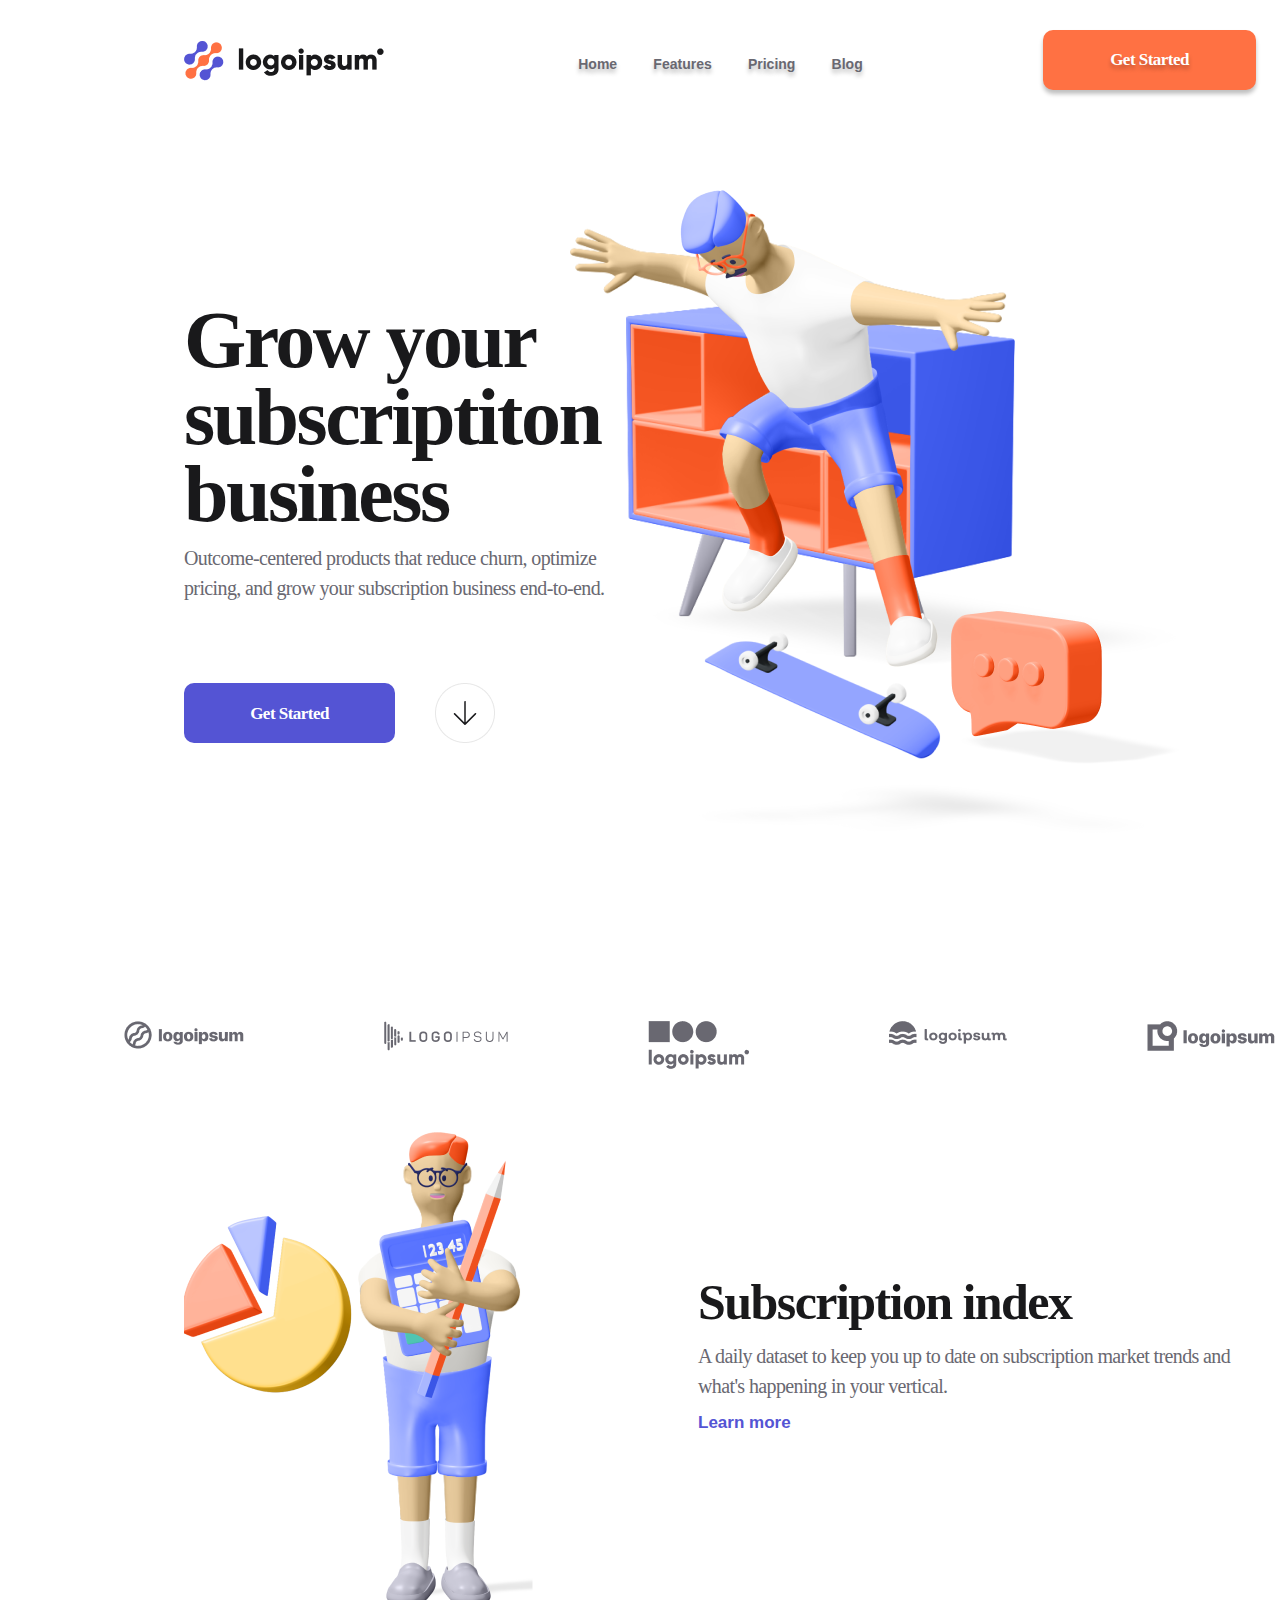
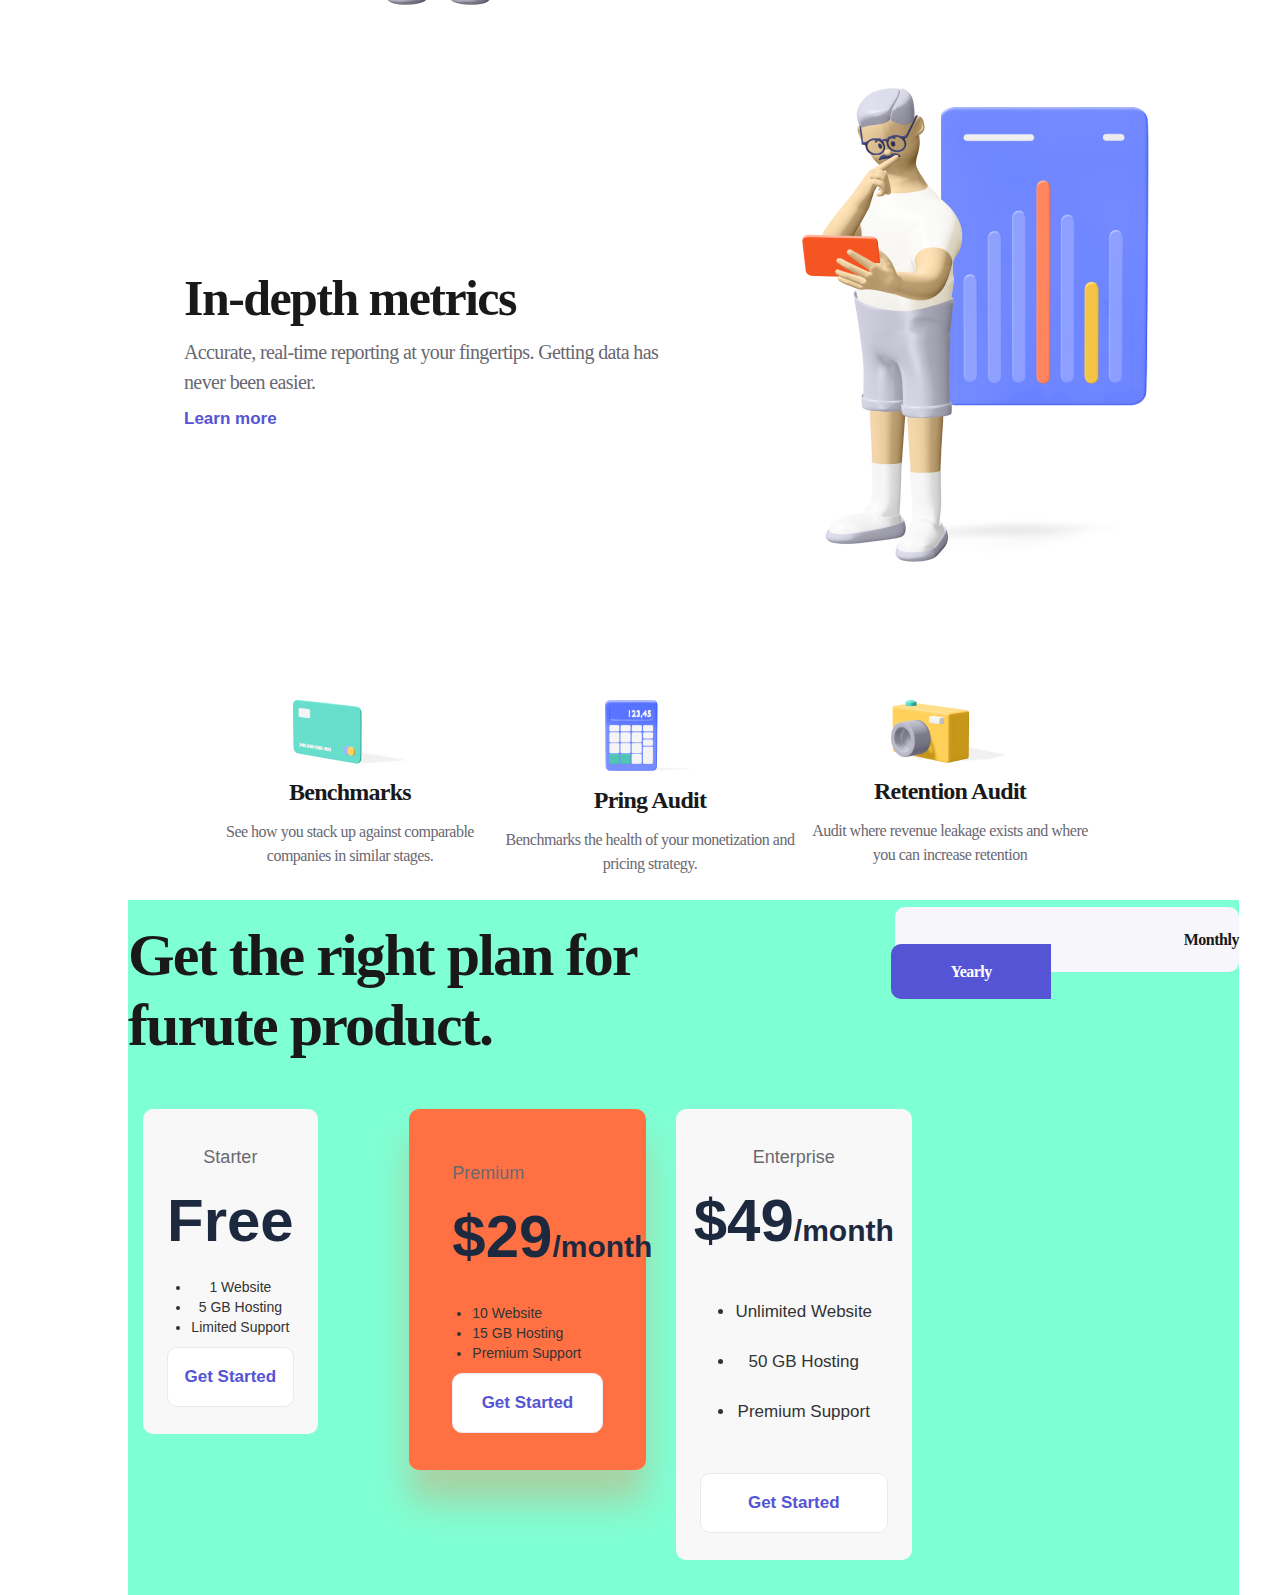
<file: design figma test/index.html>
<!DOCTYPE html>
<html lang="en">
<head>
    <meta charset="UTF-8">
    <meta http-equiv="X-UA-Compatible" content="IE=edge">
    <meta name="viewport" content="width=device-width, initial-scale=1.0">
    <title>Document</title>
    <link rel="stylesheet" href="https://cdn.jsdelivr.net/npm/bootstrap@5.0.1/dist/css/bootstrap.min.css">
    <link rel="stylesheet" href="https://maxcdn.bootstrapcdn.com/bootstrap/3.3.6/css/bootstrap.min.css">
    <link rel="stylesheet" href="style.css">
</head>
<body>
    <div>
        <!-- Header -->
        <div class="header">
            <a href="index.html" class="logo">
                <img src="./icon/logo.png" alt="logo">
            </a>
            <div class="menu">
                <ul class="nav">
                    <li><a href="#">Home</a>  
                    <li><a href="#">Features</a></li>
                    <li><a href="#">Pricing</a></li>
                    <li><a href="#">Blog</a></li></li>
                </ul>
            </div>
            <a href="#" class="started">Get Started</a>
        </div>

        <!-- Body -->
        <main class="main-container">
            <div class="main">
                <div class="content">
                    <h2 class="content-title">
                        Grow your
                        subscriptiton
                        business
                    </h2>
                    <p class="content-text">
                        Outcome-centered products that reduce churn, 
                        optimize pricing, and grow your subscription
                        business end-to-end.
                    </p>
                    <div>
                        <a href="#" class="content-started">Get Started</a>
                        <img class="button-dowload" src="./icon/dowload_btn.png" alt="">
                    </div>
                </div>
                <div class="sidebar">
                    <img src="./icon/pic_hero_3d.png" alt="hero-3d">
                </div>
            </div>

            <div class="list-brand col-md-8 col-md-offset-4">
                <ul>
                    <li><a href="#"><img src="./icon/b_5.png" alt=""></a></li>
                    <li><a href="#"><img src="./icon/b_4.png" alt=""></a></li>
                    <li><a href="#"><img src="./icon/b_3.png" alt=""></a></li>
                    <li><a href="#"><img src="./icon/b_2.png" alt=""></a></li>
                    <li><a href="#"><img src="./icon/b_1.png" alt=""></a></li>
                </ul>
            </div>
           
            <article class="main-decription">
                <div class="des-1">
                    <div class="des1-img">
                        <img src="./icon/people_img_1.png" alt="">
                    </div>
                    <div class="des1-text">
                        <h3>Subscription index</h3>
                        <p>A daily dataset to keep you up to date on
                           subscription market trends and what's happening in
                           your vertical.</p>
                        <a href="#">Learn more</a>
                    </div>
                </div>
                <div class="des-2">
                    <div class="des2-text">
                        <h3>In-depth metrics</h3>
                        <p>Accurate, real-time reporting at your fingertips.
                            Getting data has never been easier.</p>
                        <a href="#">Learn more</a>
                    </div>
                    <div class="des2-img">
                        <img src="./icon/people_img_2.png" alt="">
                    </div>
                </div>
            </article>

            <div class="extend">
                <div class="ex">
                    <img class="extend-img" src="./icon/benmarks.png" alt="">
                    <h4 class="title">Benchmarks</h4>
                    <p class="title-text">See how you stack up against comparable companies in similar stages.</p>
                </div>
                <div class="ex">
                    <img class="extend-img" src="./icon/calculator.png" alt="">
                    <h4 class="title">Pring Audit</h4>
                    <p class="title-text">Benchmarks  the health of your monetization and pricing strategy.</p>
                </div>
                <div class="ex">
                    <img class="extend-img" src="./icon/camera.png" alt="">
                    <h4 class="title">Retention Audit</h4>
                    <p class="title-text">Audit where revenue leakage exists and where you can increase retention</p>
                </div>
            </div>

            <div class="pay">
                <div class="h1">
                    <h1>Get the right plan for furute product.</h1>
                </div>
                <div class="btn">
                    <button class="btn-year btn-text click">Yearly</button>
                    <button class="btn-month btn-text">Monthly</button>
                </div>

                <div class="price">
                    <div class="col-md-4 d-flex align-items-center">
                        <div class="price-item">
                            <div class="price-label">Starter</div>
                            <div class="price-title">Free</div>
                            <ul class="pricing-desc">
                                <li>1 Website</li>
                                <li>5 GB Hosting</li>
                                <li>Limited Support</li>
                            </ul>
                            <a href="#" class="price-link">Get Started</a>
                        </div>
                    </div>
    
                    <div class="col-md-4">
                        <div class="pricie-item feature">
                            <div class="price-label">Premium</div>
                            <div class="price-title">$29<span class="price-small">/month</span></div>
                            <ul class="pricing-desc">
                                <li>10 Website</li>
                                <li>15 GB Hosting</li>
                                <li>Premium Support</li>
                            </ul>
                            <a href="#" class="price-link">Get Started</a>
                        </div>
                    </div>
    
                    <div class="col-md-4 d-flex align-items-center">
                        <div class="price-item w-100">
                            <div class="price-label">Enterprise</div>
                            <div class="price-title">$49<span class="price-small">/month</span></div>
                            <ul class="price-desc">
                                <li>Unlimited Website</li>
                                <li>50 GB Hosting</li>
                                <li>Premium Support</li>
                            </ul>
                            <a href="#" class="price-link">Get Started</a>
                        </div>
                    </div>
                </div>
            </div>

            
        </main>
       

    </div>
</body>
</html>
</file>
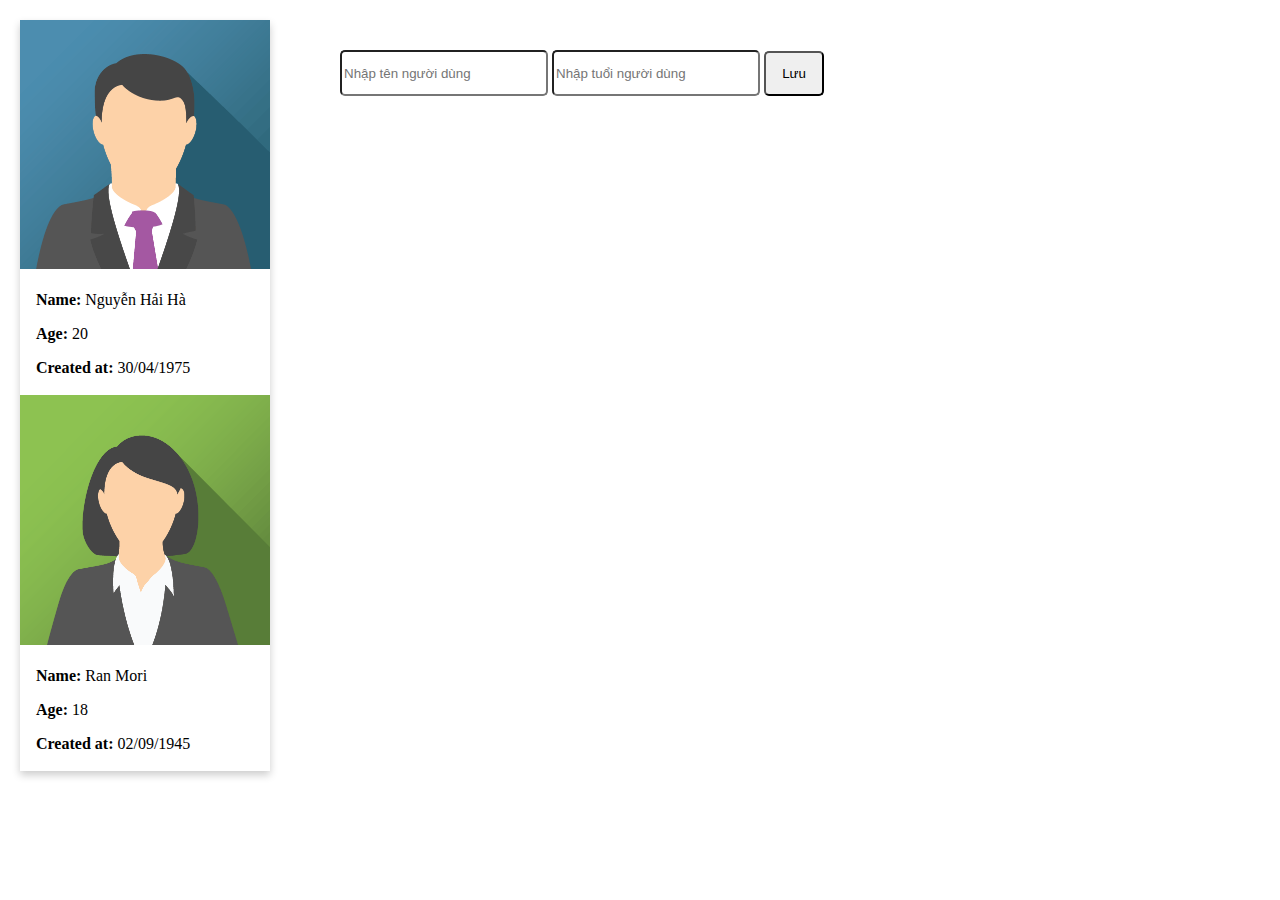
<file: card/card.html>
<!DOCTYPE html>
<html lang="en">
<head>
    <meta charset="UTF-8">
    <meta http-equiv="X-UA-Compatible" content="IE=edge">
    <meta name="viewport" content="width=device-width, initial-scale=1.0">
    <title>Document</title>
    <link rel="stylesheet" href="card.css">
</head>
<body>
    <div class="card" id="card_info">

    </div>

    <div class="inputUser">
        <input type="text" placeholder="Nhập tên người dùng" class="inputName" id="input-name">
        <input type="text" placeholder="Nhập tuổi người dùng" class="inputAge" id="input-age">
        <button class="button" id="btn-add">Lưu</button>
    </div>
    <script src="card.js"></script>
</body>
</html>
</file>
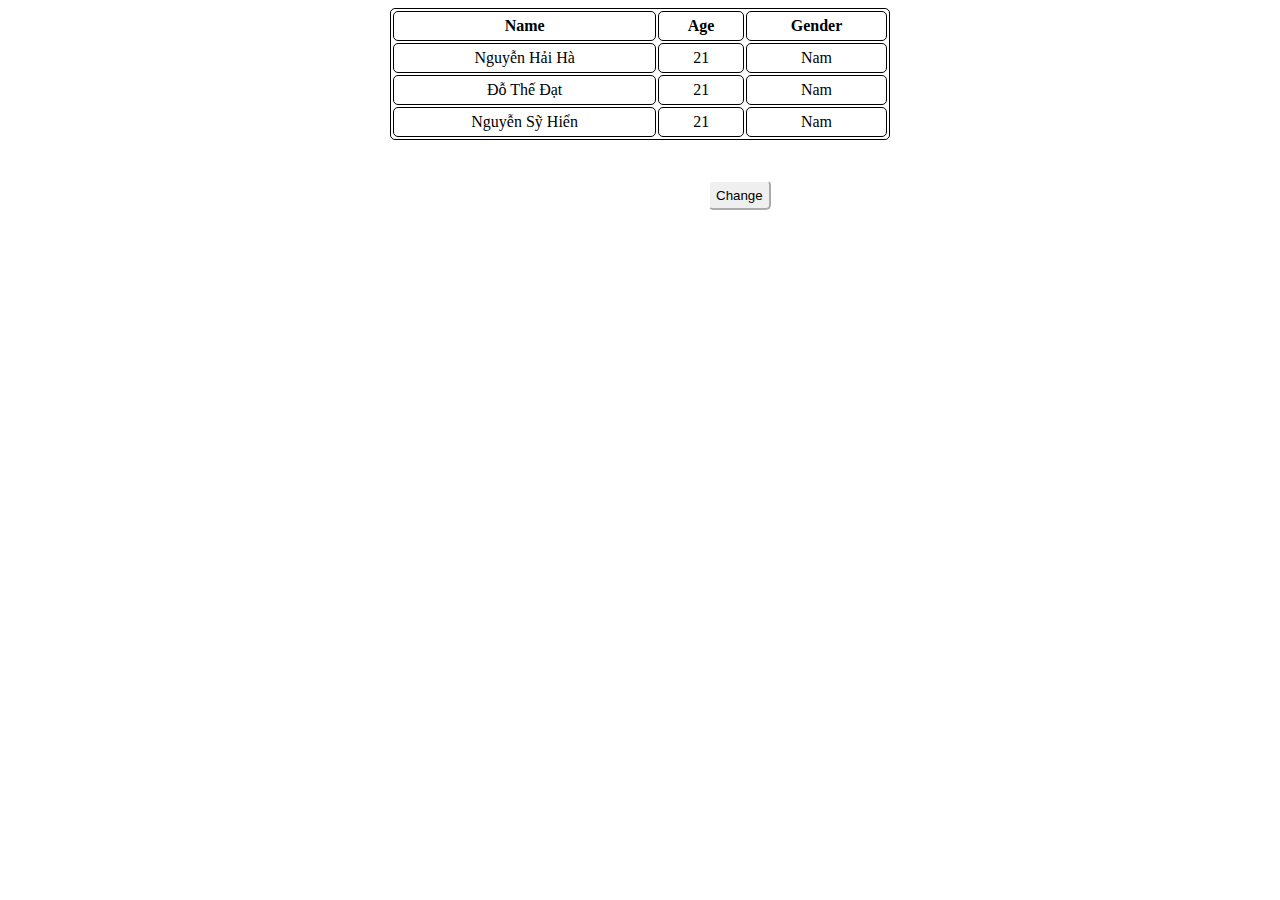
<file: table/table.html>
<!DOCTYPE html>
<html lang="en">
<head>
    <meta charset="UTF-8">
    <meta http-equiv="X-UA-Compatible" content="IE=edge">
    <meta name="viewport" content="width=device-width, initial-scale=1.0">
    <title>Document</title>
    <link rel="stylesheet" href="table.css">
</head>
<body>
    <div>
        <table id="table" class="table">
          <tr>
            <th class="user_name">Name</th>
            <th class="user_age">Age</th>
            <th class="user_gender">Gender</th>
          </tr>
          <tr>
            <td class="user_name">Nguyễn Hải Hà</td>
            <td class="user_age">21</th>
            <td class="user_gender">Nam</td>
          </tr>
          <tr>
            <td class="user_name">Đỗ Thế Đạt</td>
            <td class="user_age">21</th>
            <td class="user_gender">Nam</td>
          </tr>
          <tr>
            <td class="user_name">Nguyễn Sỹ Hiển</td>
            <td class="user_age">21</th>
            <td class="user_gender">Nam</td>
          </tr>
        </table>
        <button>Change</button>
    </div>

      <script src="table.js"></script>
</body>
</html>
</file>
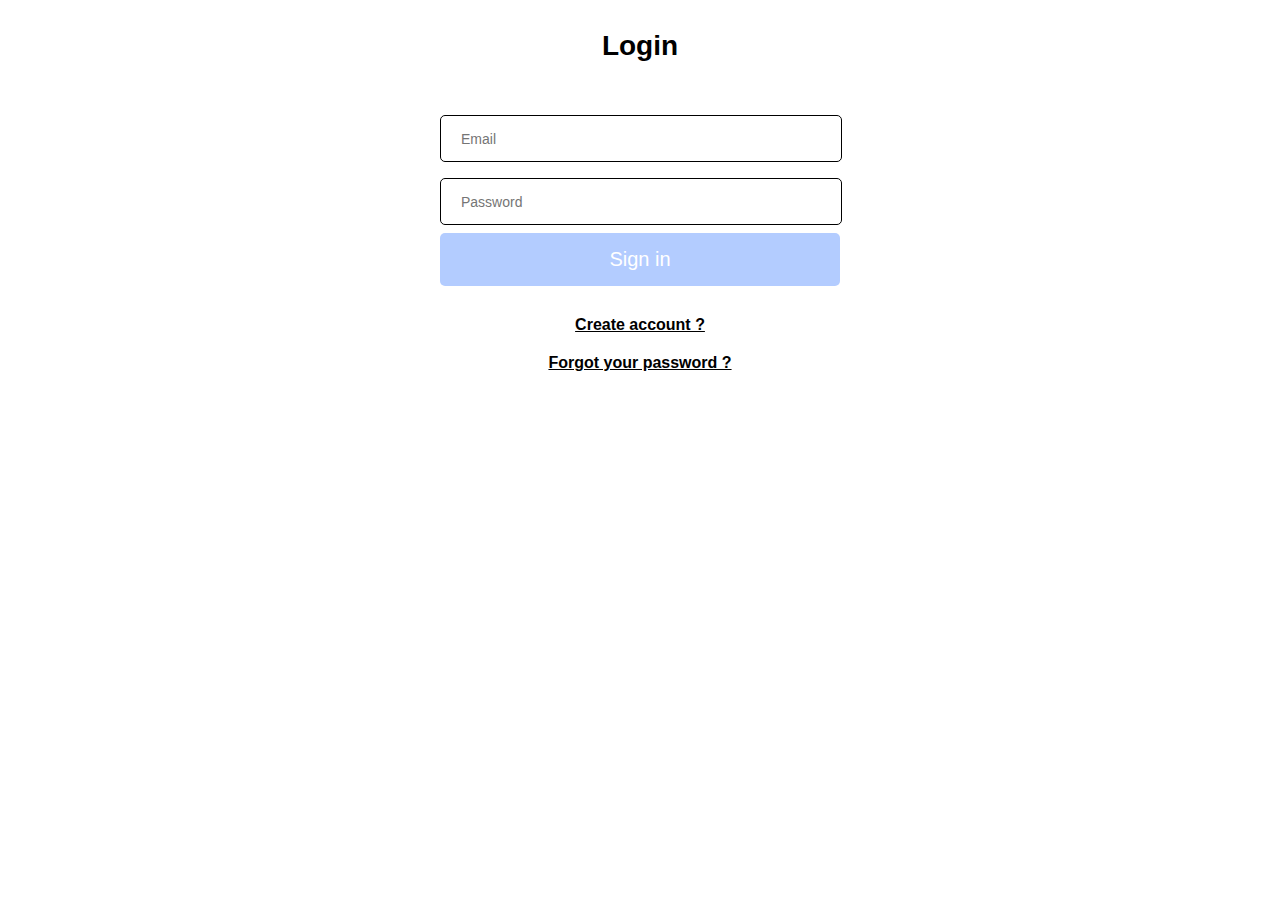
<file: BTVN - buoi 3/Bai3/login.html>
<!DOCTYPE html>
<html lang="en">
<head>
    <meta charset="UTF-8">
    <meta http-equiv="X-UA-Compatible" content="IE=edge">
    <meta name="viewport" content="width=device-width, initial-scale=1.0">
    <link rel="stylesheet" href="./main.css">
    <title>Document</title>
</head>
<body>
    <main>
        <div class="container">
            <div class="input">
                <h3 class="title">Login</h3>
                <custom-input type="text" placeholder="Email" name="uname" ></custom-input>
                <custom-input type="password" placeholder="Password" name="psw" ></custom-input>
                <button class="button" type="submit">Sign in</button>
            </div>
        
            <div class="regis">
                <p class="create"><a href="./register.html">Create account ?</a></p>
                <p><a href="#">Forgot your password ?</a></p>
            </div>
        </div>    
    </main>

    <script src="./main.js" type="module"></script>
</body>
</html>
</file>
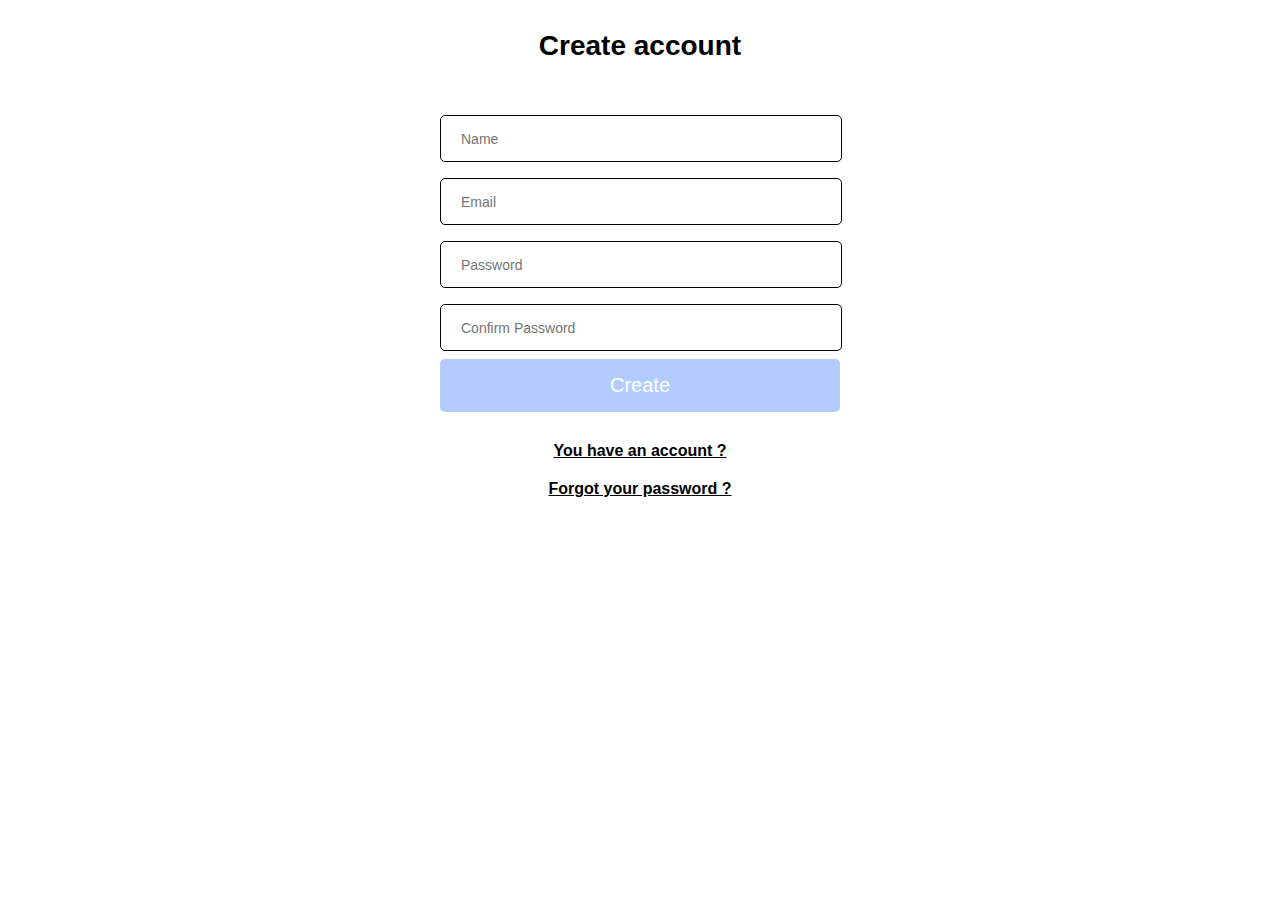
<file: BTVN - buoi 3/Bai3/register.html>
<!DOCTYPE html>
<html lang="en">
<head>
    <meta charset="UTF-8">
    <meta http-equiv="X-UA-Compatible" content="IE=edge">
    <meta name="viewport" content="width=device-width, initial-scale=1.0">
    <link rel="stylesheet" href="./main.css">
    <title>Document</title>
</head>
<body>
    <main>
        <div class="container">
            <div class="input">
                <h3 class="title">Create account</h3>
                <custom-input type="text" placeholder="Name" name="uname" ></custom-input>
                <custom-input type="text" placeholder="Email" name="uname" ></custom-input>
                <custom-input type="password" placeholder="Password" name="psw" ></custom-input>
                <custom-input type="password" placeholder="Confirm Password" name="psw" ></custom-input>
                <button class="button" type="submit">Create</button>
            </div>
            <div class="regis">
                <p class="create"><a href="./login.html">You have an account ?</a></p>
                <p><a href="#">Forgot your password ?</a></p>
            </div>
        </div>    
    </main>

    <script src="./main.js" type="module"></script>
</body>

</html>
</file>
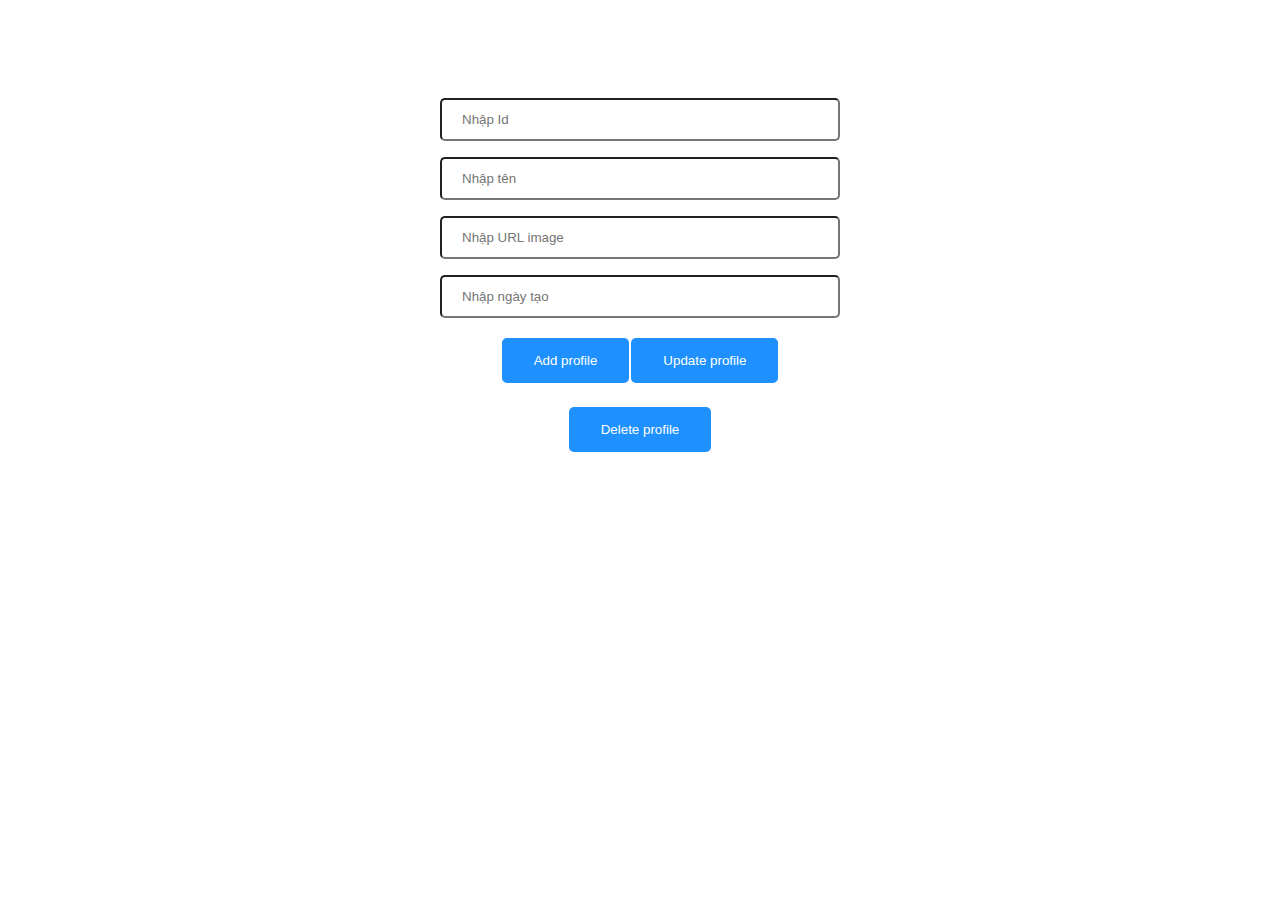
<file: BTVN - buoi 3/Bai2/2.1/bai1.html>
<!DOCTYPE html>
<html lang="en">
<head>
    <meta charset="UTF-8">
    <meta http-equiv="X-UA-Compatible" content="IE=edge">
    <meta name="viewport" content="width=device-width, initial-scale=1.0">
    <title>Document</title>
    <link rel="stylesheet" href="bai1.css">
</head>
<body>
    <div class="container" id="container">
        
    </div>

    <div class="inputInfor">
        <form action="">
            <input type="text" class="input" id="id" placeholder="Nhập Id">
            <input type="text" class="input" id="name" placeholder="Nhập tên">
            <input type="text" class="input" id="image" placeholder="Nhập URL image">
            <input type="text" class="input" id="created-at" placeholder="Nhập ngày tạo">
        </form>
    
        <button class="add" id="btn-add">Add profile</button>
        <button class="add" id="btn-update">Update profile</button>
        <button class="add" id="btn-delete" onclick="fnDelete()">Delete profile</button>
    </div>

    <script src="bai1.js" type="module"></script>
</body>
</html>
</file>
<file: design figma test/style.css>
* {
    margin: 0px;
    padding: 0px;
    box-sizing: border-box;
}

.header .logo {
    position: absolute;
    width: 200px;
    height: 41px;
    left: 184px;
    top: 40px;
}

.header .menu {
    position: absolute;
    width: 327px;
    height: 32px;
    left: 557px;
    top: 44px;
}

.header .nav {
    display: flex;
    justify-content: space-between;
}

.header .nav li {
    list-style-type: none;
}

.header .nav li a {
    text-decoration: none;
    font-weight: 700;
    color: #696871;
    text-shadow: 0px 4px 4px rgba(0, 0, 0, 0.25);
}

.header .nav li a:hover {
    color: #19191B;
}

.header .started {
    position: absolute;
    width: 213px;
    height: 60px;
    left: 1043px;
    top: 30px;
    box-shadow: 0px 4px 4px rgba(0, 0, 0, 0.25);
    background-color: #FF7143;
    border-radius: 10px;
    text-decoration: none;
    padding: 19px 56px;
    font-family: DM Sans;
    font-style: normal;
    font-weight: bold;
    font-size: 17px;
    line-height: 22px;
    text-align: center;
    letter-spacing: -0.531474px;
    color: #FFFFFF;
    text-shadow: 0px 4px 4px rgba(0, 0, 0, 0.25);
}

.main {
    display: float;
}

.main .content {
    float: left;
    position: absolute;
    width: 459px;
    height: 461px;
    left: 184px;
    top: 282px;
}

.main .content .content-title {
    font-family: DM Sans;
    font-style: normal;
    font-weight: bold;
    font-size: 80px;
    line-height: 77px;
    letter-spacing: -2.50105px;
    color: #19191B;
}

.main .content .content-text {
    position: absolute;
    height: 90px;
    left: 0%;
    right: 0%;
    top: calc(50% - 90px/2 + 75.5px);
    font-family: Mulish;
    font-style: normal;
    font-weight: normal;
    font-size: 20px;
    line-height: 30px;
    letter-spacing: -0.625263px;
    color: #696871;
}

.main .content .content-started {
    position: absolute;
    left: 0%;
    right: 54.03%;
    top: 86.98%;
    bottom: 0%;
    background-color: #5454D4;
    border-radius: 10px;
    font-family: DM Sans;
    font-style: normal;
    font-weight: bold;
    font-size: 17px;
    line-height: 22px;
    text-align: center;
    letter-spacing: -0.531474px;
    color: #FFFFFF;
    text-decoration: none;
    padding-top: 20px;
}

.main .button-dowload {
    position: absolute;
    width: 60px;
    height: 60px;
    left: 251px;
    top: 401px;
}

.main .sidebar {
    float: right;
    margin-top: 190px;
    margin-right: 100px;
}

.list-brand {
    position: absolute;
    width: 84.38px;
    height: 16.4px;
    left: 220.87px;
    top: 951.25px;
}

.list-brand ul {
    display: flex;
    justify-content: center;
    list-style-type: none;
}

.list-brand ul li {
    margin: 70px;
}

.des-1 .des1-img {
    position: absolute;
    width: 348.5px;
    height: 473px;
    left: 184px;
    top: 1132px;
}

.des-1 .des1-text {
    position: absolute;
    width: 556px;
    height: 229px;
    left: 698px;
    top: 1254px;
}

.des-1 .des1-text h3 {
    font-family: DM Sans;
    font-style: normal;
    font-weight: bold;
    font-size: 50px;
    line-height: 57px;
    letter-spacing: -1.56316px;
    color: #19191B;
}

.des1-text p {
    font-family: Mulish;
    font-style: normal;
    font-weight: normal;
    font-size: 20px;
    line-height: 30px;
    letter-spacing: -0.625263px;
    color: #696871; 
}

.des1-text a {
    font-weight: 700;
    font-size: 17px;
    color: #5454D4;
}

.des-2 .des2-text {
    position: absolute;
    width: 500px;
    height: 474px;
    left: 184px;
    top: 1850px;
}

.des-2 .des2-text h3 {
    font-family: DM Sans;
    font-style: normal;
    font-weight: bold;
    font-size: 50px;
    line-height: 57px;
    letter-spacing: -1.56316px;
    color: #19191B;
}

.des2-text p {
    font-family: Mulish;
    font-style: normal;
    font-weight: normal;
    font-size: 20px;
    line-height: 30px;
    letter-spacing: -0.625263px;
    color: #696871;
}

.des2-text a {
    font-weight: 700;
    font-size: 17px;
    color: #5454D4;
}

.des-2 .des2-img {
    position: absolute;
    width: 324px;
    height: 474px;
    left: 802px;
    top: 1688px;
}

.extend {
    display: flex;
    position: absolute;
    top: 2300px;
    margin-left: 200px;
}

.extend .extend-img {
    display: block;
    margin-left: auto;
    margin-right: auto;
}

.extend .title {
    font-family: DM Sans;
    font-style: normal;
    font-weight: bold;
    font-size: 24px;
    line-height: 36px;
    text-align: center;
    letter-spacing: -0.750316px;
    color: #19191B;
}

.extend .title-text {
    font-family: Mulish;
    font-style: normal;
    font-weight: normal;
    font-size: 16px;
    width: 300px;
    line-height: 24px;
    text-align: center;
    letter-spacing: -0.500211px;
    color: #696871;
}

.pay {
    position: absolute;
    height: 140px;
    left: 10%;
    right: 52.93%;
    top: 2500px;
    background-color: aquamarine;
    width: 1111px;
    height: 695px;
    
}

.pay .btn {
    position: absolute;
    left: 67.86%;
    right: 0%;
    top: 0%;
    bottom: 19.29%;
    
}

.pay h1 {
    position: absolute;
    height: 140px;
    left: 0%;
    right: 52.93%;
    top: 0%;
    font-family: DM Sans;
    font-style: normal;
    font-weight: bold;
    font-size: 60px;
    line-height: 70px;
    letter-spacing: -1.87579px;
    color: #19191B;
}

.pay .btn-year {
    width: 160px;
    height: 55px;
    background: #5454D4;
    border-radius: 10px 0px 0px 10px;
    outline: none;
    border: none;
}

.pay .btn-month {
    width: 344px;
    height: 65px;
    background: #F7F7FB;
    border-radius: 10px;
    text-align: right;
    outline: none;
    border: none;
}

.pay .btn-text {
    font-family: DM Sans;
    font-style: normal;
    font-weight: bold;
    font-size: 16px;
    line-height: 21px;
    letter-spacing: -0.500211px;
    color: #19191B;
}

.pay .click {
    color: white;
    position: absolute;
    left: 2.31%;
    right: 51.45%;
    top: 7.69%;
    bottom: 7.69%;
}

.price {
    position: absolute;
    top: 30%;
    align-items: center;
}

.price-item {
    padding: 34px 24px 27px;
    background: #f8f8f8;
    border-radius: 10px;
    display: flex;
    flex-direction: column;
    align-items: center;
    text-align: center;
    border-radius: 10px;
}

.feature {
    background: #ff7143;
    box-shadow: 0px 32px 34px rgba(255, 112, 59, 0.317827);
    padding: 50px 43px 37px;
    border-radius: 10px;
    justify-content: center;
}

.price-item.feature * {
    color: white;
    border-radius: 10px;
}

.price-label {
    font-weight: normal;
    font-size: 18px;
    line-height: 28px;
    color: #696871;
    margin-bottom: 22px;
}

.price-title {
    font-style: normal;
    font-weight: bold;
    font-size: 60px;
    line-height: 56px;
    color: #1d293f;
    margin-bottom: 28px;
}

.price-title .price-small {
    font-size: 30px;
}

.price-desc {
    font-weight: normal;
    font-size: 17px;
    line-height: 50px;
    margin-bottom: 36px;
    text-align: center;
}

.price-desc ul li {
    text-decoration: none;
}

.price-link {
    display: block;
    background: #ffffff;
    border: 1px solid #eae9f2;
    border-radius: 10px;
    color: #5454d4;
    font-weight: bold;
    font-size: 17px;
    line-height: 58px;
    text-align: center;
    height: 60px;
    width: 100%;
}

.price-item.feature {
    background: #ff7143;
    box-shadow: 0px 32px 34px rgba(255, 112, 59, 0.317827);
    padding: 50px 43px 37px;
}

.price-item.feature .price-link {
    background: #9f3919;
    border: none;
}
</file>
<file: card/card.css>
body {
    padding: 0px;
    margin: 0px;
    box-sizing: border-box;
    display: flex;
}

.card {
    box-shadow: 0 4px 8px 0 rgba(0,0,0,0.2);
    transition: 0.3s;
    width: 250px;
    margin: 20px;
}

.card:hover {
    box-shadow: 0 8px 16px 0 rgba(0,0,0,0.2);
}

.container {
    padding: 2px 16px;
}

.inputName {
    margin-top: 50px;
    margin-left: 50px;
    width: 200px;
    height: 40px;
    border-radius: 5px;
}

.inputAge {
    width: 200px;
    height: 40px;
    border-radius: 5px;
}

.button {
    width: 60px;
    height: 45px;
    border-radius: 5px;
}

.button:hover {
    background-color: aqua;
}
</file>
<file: table/table.css>
.table {
    margin: auto;
    width: 500px;
}

table, th, td {
    border: 1px solid black;
    text-align: center;
    border-radius: 5px;
}

th, td {
    padding: 5px;
}

button {
    margin-top: 40px;
    margin-left: 700px;
    border-color: white;
    border-radius: 5px;
    height: 30px;
}

button:hover {
    background-color: aqua;
}
</file>
<file: BTVN - buoi 3/Bai3/main.css>
/*main*/
* {
    margin: 0;
    padding: 0;
    box-sizing: border-box;
    font-family: sans-serif;
}

a {
    text-decoration: none;
    color: black;
}
.container {
    position: relative;
    width: 400px;
    margin: 0 auto 0;
}

.input {
    display: inline-block;
    vertical-align: middle;
    width: 100%;
    padding: 30px 0;
}

.title {
    font-size: 28px;
    margin: 0 0 45px;
    text-align: center;
}

.button {
    width: 100%;
    padding: 15px 0;
    border: none;
    background: #b3ccff;
    color: #fff;
    font-size: 20px;
    border-radius: 5px;
}

.button:hover {
    background-color: bisque;
}

.regis {
    text-align: center;
    font-weight: bold;
    text-decoration: underline;
}

.regis a:hover {
    color: bisque;
}

.create {
    margin-bottom: 20px;
}
</file>
<file: BTVN - buoi 3/Bai2/2.1/bai1.css>
* {
    margin: 0;
    padding: 0;
    font-family: sans-serif;
}
  
p {
    padding: 5px 0;
}
  
.container {
    position: relative;
    width: 100%;
    display: flex;
    justify-content: center;
    align-items: center;
    flex-wrap: wrap;
    padding: 30px;
}
  
.card {
    position: relative;
    max-width: 300px;
    height: 370px;
    background-color: #b3ccff;
    margin: 30px 10px;
    padding: 20px 15px;
    display: flex;
    flex-direction: column;
    border-radius: 5px;
}
  
.card .img {
    position: relative;
    padding-top: 10px;
    width: 200px;
    height: 260px;
}
  
.card .img img {
    max-width: 100%;
}
  
.container .card .content {
    position: relative;
    margin-top: 20px;
    padding: 10px 15px;
}
  
.close {
    cursor: pointer;
    position: absolute;
    top: 5%;
    right: 0%;
    padding: 12px 16px 0 50px;
    font-size: 30px;
    transform: translate(0%, -50%);
    color: white;
    z-index: 1;
}

.close:hover {
    color: cornflowerblue;
}

.inputInfor {
    width: 400px;
    position: relative;
    display: flex;
    justify-content: center;
    align-items: center;
    flex-wrap: wrap;
    margin: 0 auto;
    padding: 30px;
}

input[type=text] {
    width: 100%;
    padding: 12px 20px;
    margin: 8px 0;
    box-sizing: border-box;
    border-radius: 5px;
}

.add {
    margin-top: 12px;
    background-color: dodgerblue;
    border: none;
    color: #fff;
    padding: 15px 32px;
    text-align: center;
    text-decoration: none;
    display: inline-block;
    margin: 12px 1px;
    border-radius: 5px;
}

.add:hover {
    background-color: bisque;
}
</file>
